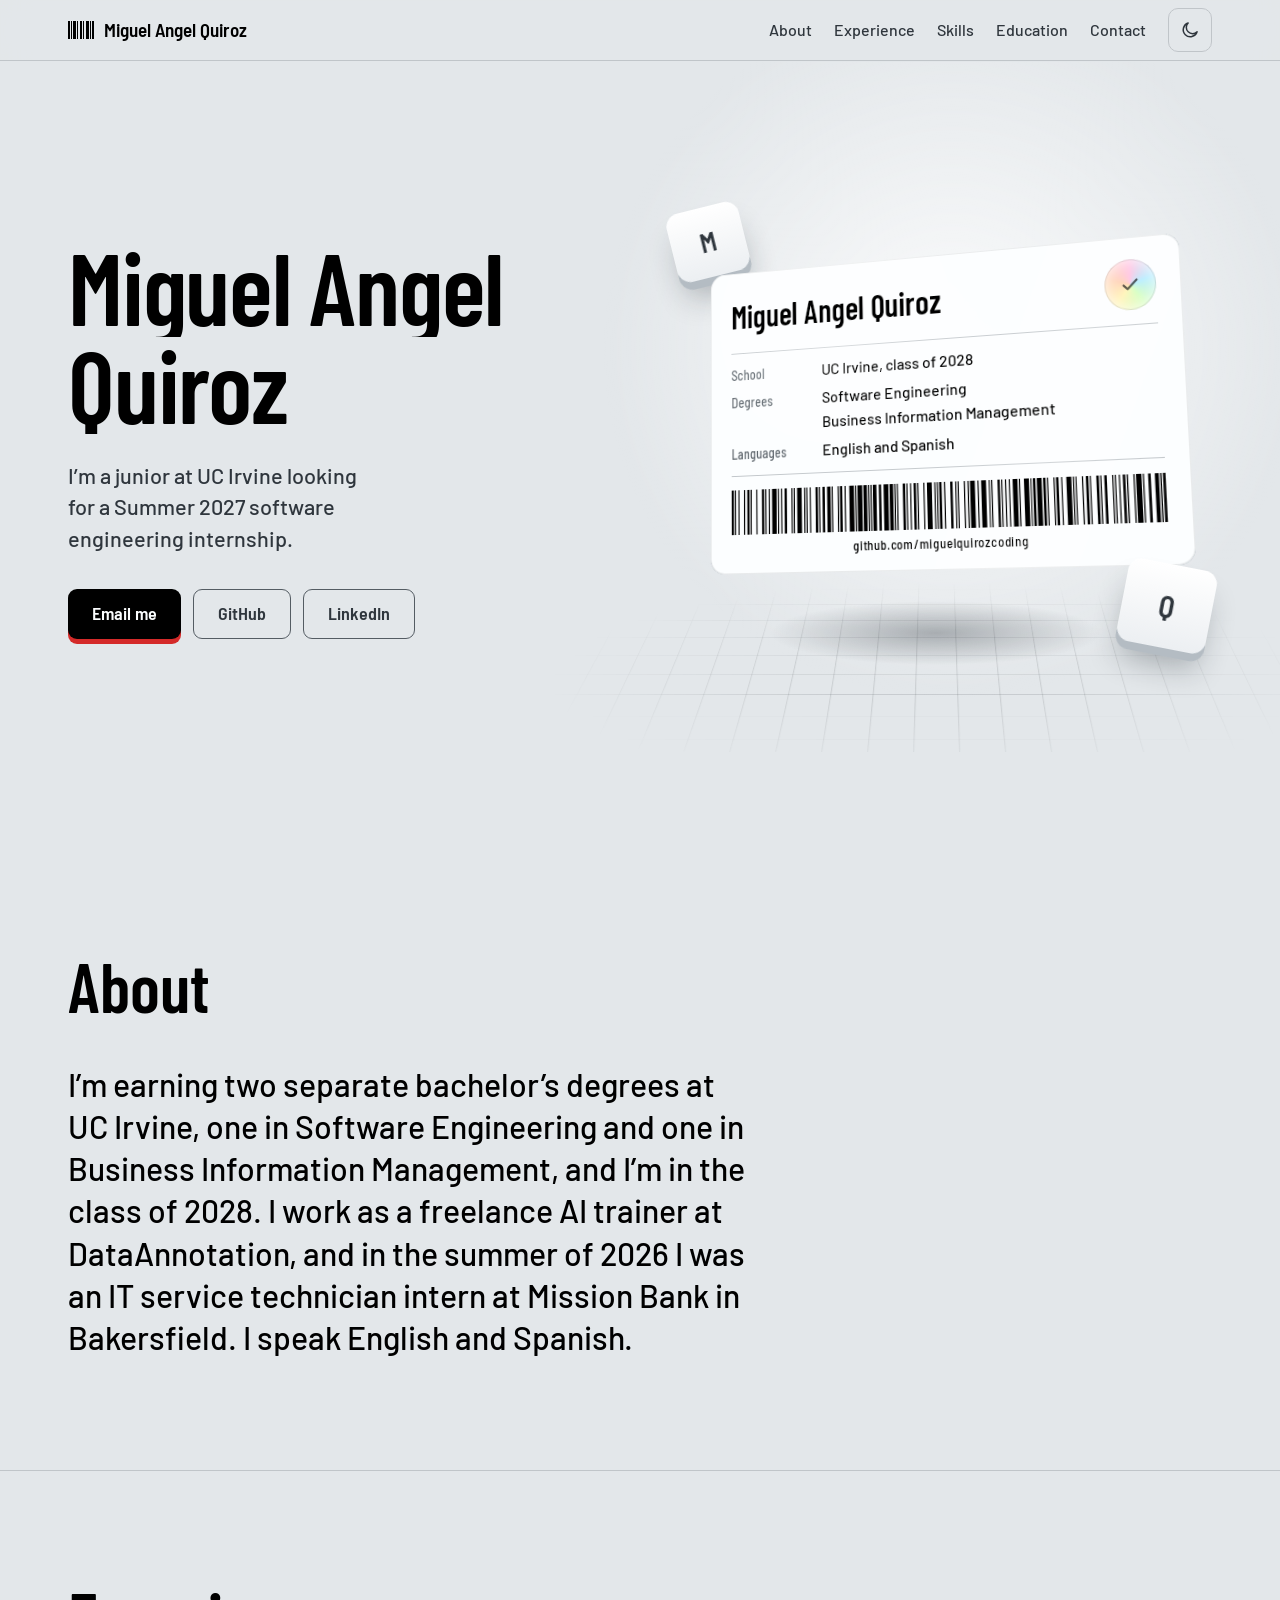
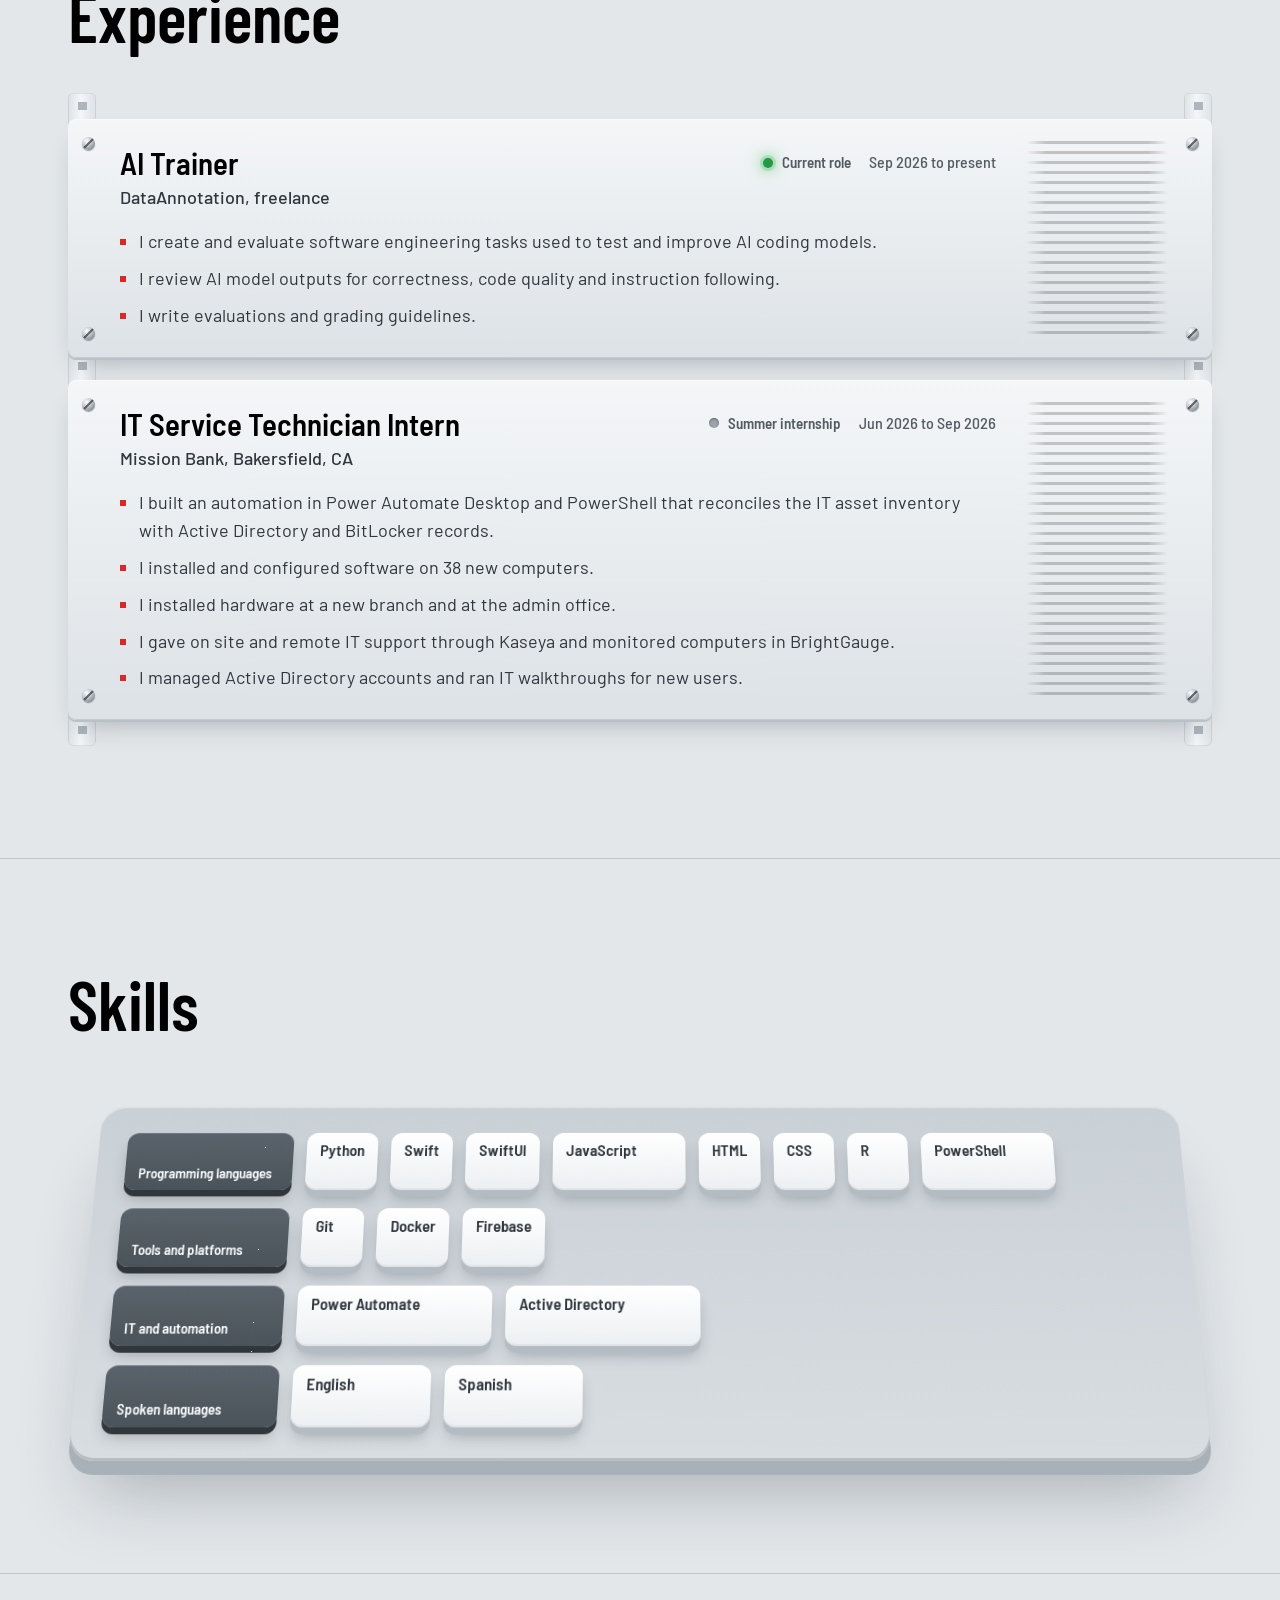
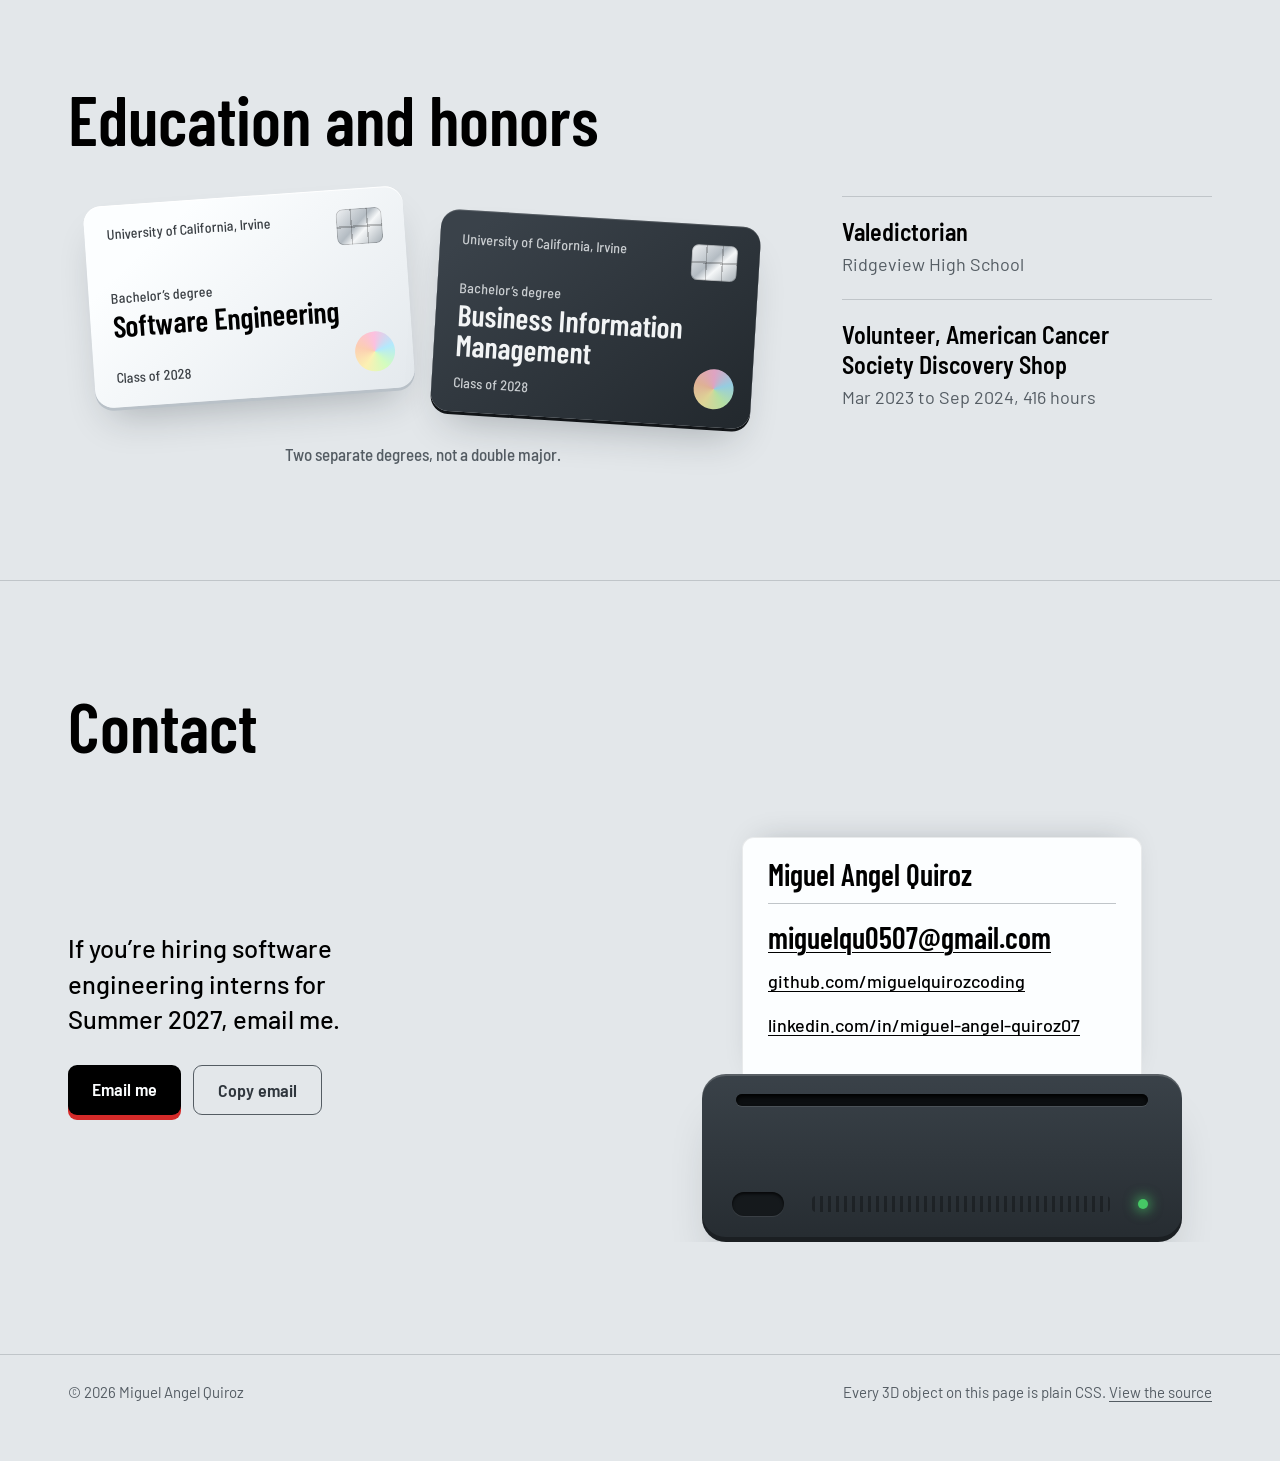
<file: index.html>
<!DOCTYPE html>
<html lang="en">
<head>
  <meta charset="utf-8">
  <meta name="viewport" content="width=device-width, initial-scale=1">
  <title>Miguel Angel Quiroz, software engineering student at UC Irvine</title>
  <meta name="description" content="I’m a junior at UC Irvine looking for a Summer 2027 software engineering internship. My experience, skills, education and contact details.">
  <link rel="canonical" href="https://miguelquirozcoding.github.io/">
  <meta name="theme-color" content="#E3E7EA">
  <meta name="color-scheme" content="light dark">

  <meta property="og:type" content="website">
  <meta property="og:site_name" content="Miguel Angel Quiroz">
  <meta property="og:url" content="https://miguelquirozcoding.github.io/">
  <meta property="og:title" content="Miguel Angel Quiroz">
  <meta property="og:description" content="I’m a junior at UC Irvine looking for a Summer 2027 software engineering internship.">
  <meta property="og:image" content="https://miguelquirozcoding.github.io/assets/og-image.png">
  <meta property="og:image:width" content="1200">
  <meta property="og:image:height" content="630">
  <meta property="og:image:alt" content="Miguel Angel Quiroz, a junior at UC Irvine looking for a Summer 2027 software engineering internship, next to an asset label with his school, degrees and a barcode.">
  <meta name="twitter:card" content="summary_large_image">

  <link rel="icon" href="favicon.svg" type="image/svg+xml">
  <link rel="icon" href="favicon-32.png" sizes="32x32" type="image/png">
  <link rel="apple-touch-icon" href="apple-touch-icon.png">
  <link rel="preload" href="assets/fonts/barlow-condensed-600.woff2" as="font" type="font/woff2" crossorigin>
  <link rel="preload" href="assets/fonts/barlow-500.woff2" as="font" type="font/woff2" crossorigin>
  <link rel="stylesheet" href="styles.css">

  <script>
    (function () {
      var d = document.documentElement;
      d.classList.add('js');
      try {
        var saved = localStorage.getItem('theme');
        if (saved === 'light' || saved === 'dark') d.setAttribute('data-theme', saved);
      } catch (e) {}
      var theme = d.getAttribute('data-theme');
      var dark = theme ? theme === 'dark' : window.matchMedia('(prefers-color-scheme: dark)').matches;
      document.querySelector('meta[name="theme-color"]').setAttribute('content', dark ? '#1C2126' : '#E3E7EA');
    })();
  </script>
  <script src="projects.js" defer></script>
  <script src="main.js" defer></script>

  <script type="application/ld+json">
    {
      "@context": "https://schema.org",
      "@type": "Person",
      "name": "Miguel Angel Quiroz",
      "url": "https://miguelquirozcoding.github.io/",
      "email": "mailto:miguelqu0507@gmail.com",
      "affiliation": { "@type": "CollegeOrUniversity", "name": "University of California, Irvine" },
      "knowsLanguage": ["English", "Spanish"],
      "sameAs": ["https://github.com/miguelquirozcoding", "https://www.linkedin.com/in/miguel-angel-quiroz07"]
    }
  </script>
</head>
<body>
  <a class="skip" href="#main">Skip to content</a>

  <header class="top">
    <div class="wrap">
      <a class="brand" href="#top">
        <svg viewBox="0 0 26 18" fill="currentColor" aria-hidden="true"><path d="M0 0h2v18H0zM3 0h1v18H3zM5 0h3v18H5zM9 0h1v18H9zM12 0h2v18h-2zM15 0h1v18h-1zM18 0h3v18h-3zM22 0h1v18h-1zM24 0h2v18h-2z"/></svg>
        Miguel Angel Quiroz
      </a>
      <div class="menu">
        <nav class="nav" id="site-nav" aria-label="Sections">
          <ul>
            <li><a href="#about">About</a></li>
            <li><a href="#experience">Experience</a></li>
            <li data-projects-link hidden><a href="#projects">Projects</a></li>
            <li><a href="#skills">Skills</a></li>
            <li><a href="#education">Education</a></li>
            <li><a href="#contact">Contact</a></li>
          </ul>
        </nav>
        <button class="menu-btn" type="button" aria-expanded="false" aria-controls="site-nav">Menu</button>
        <button class="icon-btn theme-btn" type="button" aria-label="Switch to dark mode">
          <svg class="i-moon" viewBox="0 0 24 24" fill="none" stroke="currentColor" stroke-width="1.8" stroke-linecap="round" stroke-linejoin="round" aria-hidden="true"><path d="M20.5 14.2A8.5 8.5 0 1 1 9.8 3.5a6.8 6.8 0 0 0 10.7 10.7z"/></svg>
          <svg class="i-sun" viewBox="0 0 24 24" fill="none" stroke="currentColor" stroke-width="1.8" stroke-linecap="round" aria-hidden="true"><circle cx="12" cy="12" r="4.2"/><path d="M12 2.5v2.2M12 19.3v2.2M2.5 12h2.2M19.3 12h2.2M5.3 5.3l1.6 1.6M17.1 17.1l1.6 1.6M5.3 18.7l1.6-1.6M17.1 6.9l1.6-1.6"/></svg>
        </button>
      </div>
    </div>
  </header>

  <main id="main">
    <section class="hero" aria-labelledby="name">
      <div class="wrap">
        <div class="intro">
          <h1 id="name" class="name"><span class="ln"><span>Miguel Angel</span></span> <span class="ln"><span>Quiroz</span></span></h1>
          <p class="lede">I’m a junior at UC&nbsp;Irvine looking for a Summer&nbsp;2027 software engineering internship.</p>
          <div class="actions">
            <a class="btn primary" href="mailto:miguelqu0507@gmail.com">Email me</a>
            <a class="btn ghost" href="https://github.com/miguelquirozcoding">GitHub</a>
            <a class="btn ghost" href="https://www.linkedin.com/in/miguel-angel-quiroz07">LinkedIn</a>
          </div>
        </div>

        <!-- The 3D asset label. Decorative, so screen readers skip it; the same facts are in the sections below. -->
        <div class="scene" aria-hidden="true">
          <div class="glow"></div>
          <div class="mat"></div>
          <div class="shadow"></div>
          <div class="cap cap-m">M</div>
          <div class="float">
            <div class="tilt">
              <div class="drop">
                <div class="slab"><i></i><i></i><i></i><i></i><i></i><i></i></div>
                <div class="label">
                  <div class="label-top print" style="--i:0">
                    <p class="label-name">Miguel Angel Quiroz</p>
                    <span class="holo"><svg viewBox="0 0 24 24" fill="none" stroke="currentColor" stroke-width="2.4" stroke-linecap="round" stroke-linejoin="round"><path d="M5 12.5l4.2 4.2L19 7"/></svg></span>
                  </div>
                  <dl>
                    <dt class="print" style="--i:1">School</dt>
                    <dd class="print" style="--i:1">UC&nbsp;Irvine, class of&nbsp;2028</dd>
                    <dt class="print" style="--i:2">Degrees</dt>
                    <dd class="print" style="--i:2">Software Engineering<br>Business Information Management</dd>
                    <dt class="print" style="--i:3">Languages</dt>
                    <dd class="print" style="--i:3">English and Spanish</dd>
                  </dl>
                  <!-- A real Code 128 barcode that encodes github.com/miguelquirozcoding -->
                  <a class="code print" style="--i:4" href="https://github.com/miguelquirozcoding" tabindex="-1">
                    <svg viewBox="0 0 354 40" preserveAspectRatio="none" fill="#000000"><path d="M0 0h2v40h-2zM3 0h1v40h-1zM6 0h1v40h-1zM11 0h1v40h-1zM14 0h2v40h-2zM17 0h1v40h-1zM22 0h1v40h-1zM27 0h2v40h-2zM30 0h1v40h-1zM33 0h1v40h-1zM36 0h4v40h-4zM41 0h1v40h-1zM44 0h1v40h-1zM47 0h2v40h-2zM53 0h1v40h-1zM55 0h1v40h-1zM58 0h4v40h-4zM64 0h1v40h-1zM66 0h1v40h-1zM69 0h1v40h-1zM74 0h2v40h-2zM77 0h1v40h-1zM80 0h2v40h-2zM84 0h3v40h-3zM88 0h1v40h-1zM93 0h1v40h-1zM95 0h2v40h-2zM99 0h1v40h-1zM103 0h4v40h-4zM108 0h1v40h-1zM110 0h4v40h-4zM115 0h3v40h-3zM119 0h1v40h-1zM121 0h1v40h-1zM123 0h3v40h-3zM128 0h2v40h-2zM132 0h4v40h-4zM137 0h3v40h-3zM141 0h1v40h-1zM143 0h1v40h-1zM148 0h2v40h-2zM151 0h1v40h-1zM154 0h1v40h-1zM157 0h2v40h-2zM160 0h1v40h-1zM165 0h1v40h-1zM168 0h4v40h-4zM174 0h1v40h-1zM176 0h1v40h-1zM178 0h2v40h-2zM182 0h1v40h-1zM187 0h2v40h-2zM191 0h1v40h-1zM193 0h1v40h-1zM198 0h1v40h-1zM201 0h1v40h-1zM203 0h4v40h-4zM209 0h1v40h-1zM212 0h4v40h-4zM218 0h1v40h-1zM220 0h1v40h-1zM225 0h2v40h-2zM228 0h1v40h-1zM231 0h1v40h-1zM234 0h1v40h-1zM237 0h4v40h-4zM242 0h1v40h-1zM246 0h4v40h-4zM251 0h1v40h-1zM253 0h2v40h-2zM256 0h4v40h-4zM261 0h2v40h-2zM264 0h1v40h-1zM269 0h1v40h-1zM271 0h2v40h-2zM275 0h1v40h-1zM279 0h4v40h-4zM284 0h1v40h-1zM286 0h1v40h-1zM291 0h1v40h-1zM294 0h2v40h-2zM297 0h1v40h-1zM302 0h2v40h-2zM305 0h1v40h-1zM308 0h2v40h-2zM314 0h1v40h-1zM316 0h1v40h-1zM319 0h1v40h-1zM322 0h2v40h-2zM325 0h1v40h-1zM330 0h1v40h-1zM332 0h4v40h-4zM337 0h1v40h-1zM341 0h2v40h-2zM346 0h3v40h-3zM350 0h1v40h-1zM352 0h2v40h-2z"/></svg>
                    <span class="laser"></span>
                    <span class="url">github.com/miguelquirozcoding</span>
                  </a>
                  <span class="sheen"></span>
                </div>
              </div>
            </div>
          </div>
          <div class="cap cap-q">Q</div>
        </div>
      </div>
    </section>

    <section id="about" class="sec" aria-labelledby="about-title">
      <div class="wrap">
        <div class="shw"><h2 id="about-title" class="sh">About</h2><span class="shl" aria-hidden="true"></span></div>
        <p class="about-p"><span class="read">I’m earning two separate bachelor’s degrees at UC&nbsp;Irvine, one in Software Engineering and one in Business Information Management, and I’m in the class of&nbsp;2028.</span> <span class="read">I work as a freelance AI trainer at DataAnnotation, and in the summer of&nbsp;2026 I was an IT service technician intern at Mission Bank in Bakersfield.</span> <span class="read">I speak English and Spanish.</span></p>
      </div>
    </section>

    <section id="experience" class="sec" aria-labelledby="experience-title">
      <div class="wrap">
        <div class="shw"><h2 id="experience-title" class="sh">Experience</h2><span class="shl" aria-hidden="true"></span></div>
        <div class="rack">
          <div class="uw">
            <article class="unit">
              <div class="ear" aria-hidden="true"><i></i><i></i></div>
              <div class="face">
                <div class="unit-top">
                  <h3>AI Trainer</h3>
                  <div class="unit-meta">
                    <p class="status"><span class="led on" aria-hidden="true"></span>Current role</p>
                    <p class="dates"><time datetime="2026-09">Sep&nbsp;2026</time> to present</p>
                  </div>
                </div>
                <p class="org">DataAnnotation, freelance</p>
                <ul class="bullets">
                  <li>I create and evaluate software engineering tasks used to test and improve AI coding models.</li>
                  <li>I review AI model outputs for correctness, code quality and instruction following.</li>
                  <li>I write evaluations and grading guidelines.</li>
                </ul>
              </div>
              <div class="vents" aria-hidden="true"></div>
              <div class="ear" aria-hidden="true"><i></i><i></i></div>
            </article>
          </div>
          <div class="uw">
            <article class="unit">
              <div class="ear" aria-hidden="true"><i></i><i></i></div>
              <div class="face">
                <div class="unit-top">
                  <h3>IT Service Technician Intern</h3>
                  <div class="unit-meta">
                    <p class="status"><span class="led" aria-hidden="true"></span>Summer internship</p>
                    <p class="dates"><time datetime="2026-06">Jun&nbsp;2026</time> to <time datetime="2026-09">Sep&nbsp;2026</time></p>
                  </div>
                </div>
                <p class="org">Mission Bank, Bakersfield, CA</p>
                <ul class="bullets">
                  <li>I built an automation in Power Automate Desktop and PowerShell that reconciles the IT asset inventory with Active Directory and BitLocker records.</li>
                  <li>I installed and configured software on 38&nbsp;new computers.</li>
                  <li>I installed hardware at a new branch and at the admin office.</li>
                  <li>I gave on site and remote IT support through Kaseya and monitored computers in BrightGauge.</li>
                  <li>I managed Active Directory accounts and ran IT walkthroughs for new users.</li>
                </ul>
              </div>
              <div class="vents" aria-hidden="true"></div>
              <div class="ear" aria-hidden="true"><i></i><i></i></div>
            </article>
          </div>
        </div>
      </div>
    </section>

    <!-- Projects stay hidden until projects.js has at least one project with published: true -->
    <section id="projects" class="sec" aria-labelledby="projects-title" hidden>
      <div class="wrap">
        <div class="shw"><h2 id="projects-title" class="sh">Projects</h2><span class="shl" aria-hidden="true"></span></div>
        <div class="projects" data-projects></div>
      </div>
    </section>

    <section id="skills" class="sec" aria-labelledby="skills-title">
      <div class="wrap">
        <div class="shw"><h2 id="skills-title" class="sh">Skills</h2><span class="shl" aria-hidden="true"></span></div>
        <div class="kbw">
          <div class="board">
            <dl class="kb">
              <div class="row">
                <dt style="--i:0"><span class="key mod">Programming languages</span></dt>
                <dd>
                  <ul>
                    <li style="--i:1"><span class="key">Python</span></li>
                    <li style="--i:2"><span class="key">Swift</span></li>
                    <li style="--i:3"><span class="key">SwiftUI</span></li>
                    <li style="--i:4"><span class="key w2">JavaScript</span></li>
                    <li style="--i:5"><span class="key">HTML</span></li>
                    <li style="--i:6"><span class="key">CSS</span></li>
                    <li style="--i:7"><span class="key">R</span></li>
                    <li style="--i:8"><span class="key w2">PowerShell</span></li>
                  </ul>
                </dd>
              </div>
              <div class="row">
                <dt style="--i:9"><span class="key mod">Tools and platforms</span></dt>
                <dd>
                  <ul>
                    <li style="--i:10"><span class="key">Git</span></li>
                    <li style="--i:11"><span class="key">Docker</span></li>
                    <li style="--i:12"><span class="key">Firebase</span></li>
                  </ul>
                </dd>
              </div>
              <div class="row">
                <dt style="--i:13"><span class="key mod">IT and automation</span></dt>
                <dd>
                  <ul>
                    <li style="--i:14"><span class="key w3">Power Automate</span></li>
                    <li style="--i:15"><span class="key w3">Active Directory</span></li>
                  </ul>
                </dd>
              </div>
              <div class="row">
                <dt style="--i:16"><span class="key mod">Spoken languages</span></dt>
                <dd>
                  <ul>
                    <li style="--i:17"><span class="key w2">English</span></li>
                    <li style="--i:18"><span class="key w2">Spanish</span></li>
                  </ul>
                </dd>
              </div>
            </dl>
          </div>
        </div>
      </div>
    </section>

    <section id="education" class="sec" aria-labelledby="education-title">
      <div class="wrap">
        <div class="shw"><h2 id="education-title" class="sh">Education and&nbsp;honors</h2><span class="shl" aria-hidden="true"></span></div>
        <div class="edu">
          <div class="edu-cards">
            <div class="cards">
              <div class="cw">
                <article class="card one">
                  <div class="card-top"><p class="k">University of California, Irvine</p><span class="chip" aria-hidden="true"></span></div>
                  <div><p class="k">Bachelor’s degree</p><h3 class="deg">Software Engineering</h3></div>
                  <p class="k">Class of&nbsp;2028</p>
                  <span class="foil" aria-hidden="true"></span>
                </article>
              </div>
              <div class="cw">
                <article class="card two">
                  <div class="card-top"><p class="k">University of California, Irvine</p><span class="chip" aria-hidden="true"></span></div>
                  <div><p class="k">Bachelor’s degree</p><h3 class="deg">Business Information Management</h3></div>
                  <p class="k">Class of&nbsp;2028</p>
                  <span class="foil" aria-hidden="true"></span>
                </article>
              </div>
            </div>
            <p class="note">Two separate degrees, not a double major.</p>
          </div>
          <div class="honors">
            <article class="honor">
              <h3>Valedictorian</h3>
              <p>Ridgeview High School</p>
            </article>
            <article class="honor">
              <h3>Volunteer, American Cancer Society Discovery Shop</h3>
              <p><time datetime="2023-03">Mar&nbsp;2023</time> to <time datetime="2024-09">Sep&nbsp;2024</time>, 416&nbsp;hours</p>
            </article>
          </div>
        </div>
      </div>
    </section>

    <section id="contact" class="sec" aria-labelledby="contact-title">
      <div class="wrap">
        <div class="shw"><h2 id="contact-title" class="sh">Contact</h2><span class="shl" aria-hidden="true"></span></div>
        <div class="contact">
          <div class="contact-copy">
            <p>If you’re hiring software engineering interns for Summer&nbsp;2027, email&nbsp;me.</p>
            <div class="contact-actions">
              <a class="btn primary" href="mailto:miguelqu0507@gmail.com">Email me</a>
              <button class="btn ghost" type="button" data-copy-email><span data-label aria-live="polite">Copy email</span></button>
            </div>
          </div>
          <div class="pw">
            <div class="printout">
              <p class="po-name">Miguel Angel Quiroz</p>
              <ul class="po-list">
                <li><a class="po-email" href="mailto:miguelqu0507@gmail.com">miguelqu0507@gmail.com</a></li>
                <li><a href="https://github.com/miguelquirozcoding">github.com/miguelquirozcoding</a></li>
                <li><a href="https://www.linkedin.com/in/miguel-angel-quiroz07"><span>linkedin.com/in/<wbr><span class="nobr">miguel-angel-quiroz07</span></span></a></li>
              </ul>
            </div>
            <div class="printer" aria-hidden="true"><span class="p-grille"></span><span class="p-led"></span></div>
          </div>
        </div>
      </div>
    </section>
  </main>

  <footer class="foot">
    <div class="wrap">
      <p>© <span data-year>2026</span> Miguel Angel Quiroz</p>
      <p>Every 3D object on this page is plain CSS. <a href="https://github.com/miguelquirozcoding/miguelquirozcoding.github.io">View the source</a></p>
    </div>
  </footer>
</body>
</html>
</file>
<file: styles.css>
/*
  Miguel Angel Quiroz, portfolio styles.
  Plain CSS with no build step. Every color comes from the theme tokens in section 2,
  so changing a token changes it everywhere.

  1. Fonts            9.  Projects
  2. Theme tokens     10. Skills keyboard
  3. Base             11. Education cards
  4. Header           12. Contact printer
  5. Hero             13. Footer and 404 page
  6. The 3D label     14. Scroll animations
  7. Sections         15. Keyframes
  8. Experience rack  16. Phones, reduced motion and print
*/

/* 1. Fonts: Barlow by Jeremy Tribby, self hosted under the SIL Open Font License (assets/fonts/OFL.txt) */
@font-face{font-family:"Barlow";font-style:normal;font-weight:400;font-display:swap;src:url("assets/fonts/barlow-400.woff2") format("woff2")}
@font-face{font-family:"Barlow";font-style:normal;font-weight:500;font-display:swap;src:url("assets/fonts/barlow-500.woff2") format("woff2")}
@font-face{font-family:"Barlow Semi Condensed";font-style:normal;font-weight:500;font-display:swap;src:url("assets/fonts/barlow-semi-condensed-500.woff2") format("woff2")}
@font-face{font-family:"Barlow Semi Condensed";font-style:normal;font-weight:600;font-display:swap;src:url("assets/fonts/barlow-semi-condensed-600.woff2") format("woff2")}
@font-face{font-family:"Barlow Condensed";font-style:normal;font-weight:600;font-display:swap;src:url("assets/fonts/barlow-condensed-600.woff2") format("woff2")}

@property --holo{syntax:"<angle>";inherits:false;initial-value:0deg}

/* 2. Theme tokens. Light is the default; dark applies when the visitor's system is dark or they pick it. */
:root{
  color-scheme:light;
  --bg:#E3E7EA;--bg2:#D8DDE1;--text:#2F363D;--muted:#545C63;--heading:#000000;--rule:#C0C5C9;
  --laser:#D42A29;--led:#229944;--ledOff:#9AA3AB;
  --metalA:#F4F6F8;--metalB:#DDE2E6;--metalEdge:#B9C1C8;--hole:#AEB6BD;
  --labelEdge:#C3CAD0;--labelEdgeDark:#9AA3AB;
  --keyA:#FFFFFF;--keyB:#ECEFF2;--keySide:#B4BCC3;--keyText:#2F363D;
  --modA:#5A636B;--modB:#4B535A;--modSide:#30363B;--modText:#FCFEFF;
  --case:#C9D0D6;--caseEdge:#A9B1B8;
  --glow:rgba(255,255,255,.85);--shadow:rgba(24,32,40,.30);--grid:rgba(47,54,61,.16);
  --btn:#000000;--btnText:#FCFEFF;--headerBg:rgba(227,231,234,.82);
  --printerA:#3A4249;--printerB:#262C31;--vent:rgba(0,0,0,.2);
  --sans:"Barlow",system-ui,-apple-system,"Segoe UI",Roboto,sans-serif;
  --semi:"Barlow Semi Condensed","Barlow",system-ui,sans-serif;
  --cond:"Barlow Condensed","Arial Narrow",system-ui,sans-serif;
  --spring:cubic-bezier(.2,.8,.2,1);
}
:root[data-theme="dark"]{
  color-scheme:dark;
  --bg:#1C2126;--bg2:#161A1E;--text:#E3E7EA;--muted:#A8AFB5;--heading:#F2F4F5;--rule:#3B4146;
  --laser:#F36358;--led:#46C865;--ledOff:#4A5157;
  --metalA:#2C3339;--metalB:#242A2F;--metalEdge:#121518;--hole:#14181B;
  --labelEdge:#9AA3AB;--labelEdgeDark:#6B747C;
  --keyA:#3B434A;--keyB:#333A40;--keySide:#1C2024;--keyText:#E3E7EA;
  --modA:#E3E7EA;--modB:#D3D9DE;--modSide:#8F989F;--modText:#1C2126;
  --case:#2A3036;--caseEdge:#111417;
  --glow:rgba(150,172,196,.26);--shadow:rgba(0,0,0,.62);--grid:rgba(227,231,234,.09);
  --btn:#F2F4F5;--btnText:#000000;--headerBg:rgba(28,33,38,.78);
  --printerA:#444C53;--printerB:#2E353A;--vent:rgba(0,0,0,.55);
}
@media (prefers-color-scheme:dark){
  :root:not([data-theme="light"]){
    color-scheme:dark;
    --bg:#1C2126;--bg2:#161A1E;--text:#E3E7EA;--muted:#A8AFB5;--heading:#F2F4F5;--rule:#3B4146;
    --laser:#F36358;--led:#46C865;--ledOff:#4A5157;
    --metalA:#2C3339;--metalB:#242A2F;--metalEdge:#121518;--hole:#14181B;
    --labelEdge:#9AA3AB;--labelEdgeDark:#6B747C;
    --keyA:#3B434A;--keyB:#333A40;--keySide:#1C2024;--keyText:#E3E7EA;
    --modA:#E3E7EA;--modB:#D3D9DE;--modSide:#8F989F;--modText:#1C2126;
    --case:#2A3036;--caseEdge:#111417;
    --glow:rgba(150,172,196,.26);--shadow:rgba(0,0,0,.62);--grid:rgba(227,231,234,.09);
    --btn:#F2F4F5;--btnText:#000000;--headerBg:rgba(28,33,38,.78);
    --printerA:#444C53;--printerB:#2E353A;--vent:rgba(0,0,0,.55);
  }
}

/* 3. Base */
*,*::before,*::after{box-sizing:border-box}
html{-webkit-text-size-adjust:100%;text-size-adjust:100%;scroll-behavior:smooth;scroll-padding-top:76px;background:var(--bg)}
body{margin:0;background:var(--bg);color:var(--text);font-family:var(--sans);font-size:18px;line-height:1.55;-webkit-font-smoothing:antialiased;transition:background-color .4s ease,color .4s ease}
svg{display:block}
a{color:inherit;text-underline-offset:3px;text-decoration-thickness:1px}
a:hover{text-decoration-thickness:2px}
:focus-visible{outline:3px solid var(--laser);outline-offset:3px;border-radius:6px}
::selection{background:var(--laser);color:#FFFFFF}
p,li{text-wrap:pretty}
h1,h2,h3{text-wrap:balance}
[hidden]{display:none !important}
.nobr{white-space:nowrap}
main{overflow-x:clip}
.wrap{max-width:1240px;margin:0 auto;padding:0 48px}
.skip{position:absolute;left:16px;top:-80px;z-index:50;padding:10px 16px;border-radius:8px;background:var(--btn);color:var(--btnText);font-weight:500;text-decoration:none}
.skip:focus{top:16px}

/* 4. Header */
.top{position:sticky;top:0;z-index:30;background:var(--headerBg);-webkit-backdrop-filter:blur(14px) saturate(1.3);backdrop-filter:blur(14px) saturate(1.3);border-bottom:1px solid var(--rule)}
.top .wrap{display:flex;align-items:center;justify-content:space-between;flex-wrap:wrap;gap:4px 28px;padding-top:8px;padding-bottom:8px}
.brand{display:inline-flex;align-items:center;gap:10px;min-height:44px;font-family:var(--semi);font-weight:600;font-size:19px;color:var(--heading);text-decoration:none}
.brand svg{width:26px;height:18px}
.menu{display:flex;align-items:center;flex-wrap:wrap;gap:4px 22px}
.nav ul{margin:0;padding:0;list-style:none;display:flex;flex-wrap:wrap;gap:0 22px}
.nav a{position:relative;display:inline-flex;align-items:center;min-height:44px;font-weight:500;font-size:16px;text-decoration:none}
.nav a::after{content:"";position:absolute;left:0;right:0;bottom:9px;height:2px;background:var(--laser);transform:scaleX(0);transform-origin:left center;transition:transform .25s ease}
.nav a:hover::after{transform:scaleX(1)}
.menu-btn{display:none;align-items:center;min-height:44px;padding:0 14px;border:1px solid var(--rule);border-radius:10px;background:transparent;color:var(--text);font-family:var(--semi);font-weight:600;font-size:16px;cursor:pointer}
.icon-btn{width:44px;height:44px;display:grid;place-items:center;padding:0;border:1px solid var(--rule);border-radius:10px;background:transparent;color:var(--text);cursor:pointer;transition:transform .3s var(--spring)}
.icon-btn:hover{transform:rotate(-18deg)}
.icon-btn svg{width:20px;height:20px}
.theme-btn .i-sun{display:none}
:root[data-theme="dark"] .theme-btn .i-sun{display:block}
:root[data-theme="dark"] .theme-btn .i-moon{display:none}
@media (prefers-color-scheme:dark){
  :root:not([data-theme="light"]) .theme-btn .i-sun{display:block}
  :root:not([data-theme="light"]) .theme-btn .i-moon{display:none}
}

/* 5. Hero */
.hero{position:relative;overflow:hidden}
.hero .wrap{display:grid;grid-template-columns:repeat(auto-fit,minmax(min(470px,100%),1fr));align-items:center;gap:8px 40px;min-height:780px;padding-top:40px;padding-bottom:64px}
.intro{position:relative;z-index:2}
.name{margin:0;font-family:var(--cond);font-weight:600;font-size:clamp(64px,8vw,124px);line-height:.9;letter-spacing:-.012em;color:var(--heading)}
.name .ln{display:block;overflow:hidden;padding-bottom:.05em}
.name .ln span{display:inline-block;animation:rise .95s cubic-bezier(.2,.9,.2,1) .05s both}
.name .ln + .ln span{animation-delay:.17s}
.lede{margin:26px 0 0;max-width:31ch;font-size:clamp(20px,1.7vw,24px);line-height:1.45;font-weight:500;animation:fadeUp .8s ease-out .5s both}
.actions{display:flex;flex-wrap:wrap;gap:12px;margin-top:34px;animation:fadeUp .8s ease-out .65s both}
.btn{display:inline-flex;align-items:center;justify-content:center;min-height:50px;padding:0 24px;border-radius:9px;font-family:var(--semi);font-weight:600;font-size:18px;text-decoration:none;cursor:pointer;transition:transform .15s ease,box-shadow .15s ease}
.btn.primary{border:0;background:var(--btn);color:var(--btnText);box-shadow:0 5px 0 var(--laser)}
.btn.primary:hover{transform:translateY(3px);box-shadow:0 2px 0 var(--laser)}
.btn.primary:active{transform:translateY(5px);box-shadow:0 0 0 var(--laser)}
.btn.ghost{border:1px solid var(--muted);background:transparent;color:var(--text)}
.btn.ghost:hover{transform:translateY(-2px);box-shadow:0 10px 22px -8px var(--shadow)}

/* 6. The 3D label. main.js sets --rx, --ry, --mx, --my, --px and --py from the pointer. */
.scene{position:relative;height:580px;perspective:1300px;perspective-origin:50% 36%;touch-action:pan-y}
.glow{position:absolute;inset:-15% -25%;background:radial-gradient(circle at calc(52% + var(--px,0) * 12%) calc(38% + var(--py,0) * 10%),var(--glow),transparent 55%);pointer-events:none}
.mat{position:absolute;left:-35%;right:-35%;bottom:-4%;height:80%;transform-origin:50% 100%;transform:rotateX(76deg);background-image:linear-gradient(var(--grid) 1px,transparent 1px),linear-gradient(90deg,var(--grid) 1px,transparent 1px);background-size:46px 46px;background-position:center;-webkit-mask-image:radial-gradient(ellipse 46% 52% at 50% 62%,#000 35%,transparent 100%);mask-image:radial-gradient(ellipse 46% 52% at 50% 62%,#000 35%,transparent 100%);pointer-events:none}
.shadow{position:absolute;left:20%;right:20%;bottom:64px;height:64px;border-radius:50%;background:radial-gradient(closest-side,var(--shadow),transparent);transform:translateX(calc(var(--px,0) * -40px));transition:transform .5s var(--spring);animation:shadowBreath 6s ease-in-out infinite;pointer-events:none}
.float{position:absolute;left:50%;top:45%;width:min(500px,90%);translate:-50% -50%;transform-style:preserve-3d;animation:bob 6s ease-in-out infinite}
.tilt{transform-style:preserve-3d;transform:rotateX(var(--rx,8deg)) rotateY(var(--ry,-17deg)) rotateZ(-1.5deg);transition:transform .55s var(--spring)}
.drop{position:relative;transform-style:preserve-3d;animation:dropIn 1.1s cubic-bezier(.2,1.15,.3,1) .2s both}
.slab{position:absolute;inset:0;transform-style:preserve-3d;pointer-events:none}
.slab i{position:absolute;inset:0;border-radius:16px;background:var(--labelEdge)}
.slab i:nth-child(1){transform:translateZ(-2px)}
.slab i:nth-child(2){transform:translateZ(-4px)}
.slab i:nth-child(3){transform:translateZ(-6px)}
.slab i:nth-child(4){transform:translateZ(-8px)}
.slab i:nth-child(5){transform:translateZ(-10px)}
.slab i:nth-child(6){transform:translateZ(-12px);background:var(--labelEdgeDark)}
.label{position:relative;transform:translateZ(1px);border-radius:16px;background:#FCFEFF;color:#000000;padding:22px 24px 16px;display:flex;flex-direction:column;gap:14px;overflow:hidden;box-shadow:inset 0 0 0 1px rgba(0,0,0,.08)}
.sheen{position:absolute;inset:0;pointer-events:none;background:radial-gradient(circle at var(--mx,28%) var(--my,18%),rgba(255,255,255,.95),rgba(255,255,255,0) 45%),linear-gradient(112deg,rgba(255,255,255,0) 35%,rgba(255,255,255,.6) 47%,rgba(255,255,255,0) 58%);background-size:100% 100%,260% 100%;background-position:0 0,var(--mx,28%) 0;mix-blend-mode:soft-light}
.label-top{display:flex;align-items:center;justify-content:space-between;gap:14px}
.label-name{margin:0;font-family:var(--cond);font-weight:600;font-size:34px;line-height:1}
.holo{flex:none;width:50px;height:50px;border-radius:50%;display:grid;place-items:center;background:conic-gradient(from var(--holo),#ffb8dc,#a9e9ff,#cfffb6,#fff1a8,#ffc8a6,#ffb8dc);box-shadow:inset 0 0 0 1px rgba(0,0,0,.14),inset 0 0 14px rgba(255,255,255,.8);animation:holoSpin 7s linear infinite,verify .7s cubic-bezier(.2,1.4,.3,1) 3.4s 1 both}
.holo svg{width:22px;height:22px;color:#000000;opacity:.75}
.label dl{margin:0;padding:10px 0;border-top:1px solid #C0C5C9;border-bottom:1px solid #C0C5C9;display:grid;grid-template-columns:88px minmax(0,1fr);gap:4px 14px}
.label dt{font-family:var(--semi);font-weight:500;font-size:14px;line-height:1.8;color:#545C63}
.label dd{margin:0;font-weight:500;font-size:16px;line-height:1.55}
.print{animation:printIn .5s steps(6,end) calc(1.25s + var(--i,0) * .1s) both}
.code{position:relative;display:block;color:#000000;text-decoration:none}
.code svg{width:100%;height:46px}
.code .url{display:block;margin-top:4px;text-align:center;font-family:var(--semi);font-weight:500;font-size:13px;letter-spacing:.06em}
.laser{position:absolute;left:-14px;right:-14px;top:0;height:2px;border-radius:2px;background:var(--laser);box-shadow:0 0 10px 2px var(--laser),0 0 30px 8px rgba(212,42,41,.35);opacity:0;animation:sweep 1.4s cubic-bezier(.45,0,.2,1) 2.05s 1 both;pointer-events:none}
.scene:hover .laser{animation-name:sweepAgain;animation-delay:.1s}
.cap{position:absolute;display:grid;place-items:center;border-radius:14px;background:linear-gradient(180deg,var(--keyA),var(--keyB));color:var(--keyText);font-family:var(--semi);font-weight:600;box-shadow:0 8px 0 var(--keySide),0 22px 30px -6px var(--shadow),inset 0 1px 0 rgba(255,255,255,.55);transition:transform .6s var(--spring);pointer-events:none}
.cap-m{left:2%;top:10%;width:74px;height:70px;font-size:26px;rotate:-14deg;transform:translate3d(calc(var(--px,0) * -28px),calc(var(--py,0) * -20px),0);animation:capIn .7s cubic-bezier(.2,1.3,.3,1) .7s both,capFloat 7s ease-in-out 1.4s infinite}
.cap-q{right:0;bottom:14%;width:90px;height:84px;font-size:30px;rotate:11deg;transform:translate3d(calc(var(--px,0) * 36px),calc(var(--py,0) * 26px),0);animation:capIn .7s cubic-bezier(.2,1.3,.3,1) .9s both,capFloat 8s ease-in-out 1.6s infinite}
.scene.is-offscreen,.scene.is-offscreen *{animation-play-state:paused !important}

/* 7. Sections */
.sec{position:relative;padding:112px 0}
.sec + .sec{border-top:1px solid var(--rule)}
.shw{position:relative;display:inline-block;margin:0 0 44px}
.sh{margin:0;font-family:var(--cond);font-weight:600;font-size:clamp(48px,5.4vw,80px);line-height:.95;color:var(--heading)}
.shl{position:absolute;left:-14px;right:-14px;top:0;height:2px;background:var(--laser);box-shadow:0 0 10px 2px var(--laser);opacity:0;pointer-events:none}
.about-p{margin:0;max-width:38ch;font-size:clamp(26px,2.5vw,36px);line-height:1.32;font-weight:500;color:var(--heading)}

/* 8. Experience rack */
.rack{position:relative;display:flex;flex-direction:column;gap:22px;padding:26px 0}
.rack::before,.rack::after{content:"";position:absolute;top:0;bottom:0;width:28px;border-radius:5px;background:repeating-linear-gradient(180deg,transparent 0 9px,var(--hole) 9px 17px,transparent 17px 26px) 50% 0/9px 100% no-repeat,linear-gradient(90deg,var(--metalB),var(--metalA) 45%,var(--metalB));box-shadow:inset 0 0 0 1px rgba(0,0,0,.08);pointer-events:none}
.rack::before{left:0}
.rack::after{right:0}
.uw{position:relative;z-index:1;perspective:1400px}
.unit{position:relative;display:grid;grid-template-columns:40px minmax(0,1fr) 150px 40px;border-radius:8px;background:linear-gradient(180deg,var(--metalA),var(--metalB));box-shadow:inset 0 1px 0 rgba(255,255,255,.45),inset 0 -1px 0 rgba(0,0,0,.1),0 2px 0 var(--metalEdge),0 14px 26px -12px var(--shadow);transition:transform .4s var(--spring),box-shadow .4s ease}
.unit:hover{transform:translateZ(28px);box-shadow:inset 0 1px 0 rgba(255,255,255,.45),inset 0 -1px 0 rgba(0,0,0,.1),0 2px 0 var(--metalEdge),0 34px 50px -14px var(--shadow)}
.ear{display:flex;flex-direction:column;justify-content:space-between;align-items:center;padding:18px 0}
.ear i{display:block;width:13px;height:13px;border-radius:50%;background:linear-gradient(135deg,transparent 44%,rgba(0,0,0,.5) 44% 56%,transparent 56%),radial-gradient(circle at 35% 30%,#FFFFFF,#A9B1B8 55%,#626A71);box-shadow:0 1px 1px rgba(0,0,0,.35)}
.face{padding:26px 26px 28px 12px}
.unit-top{display:flex;flex-wrap:wrap;justify-content:space-between;align-items:center;gap:6px 24px}
.unit h3{margin:0;font-family:var(--semi);font-weight:600;font-size:clamp(24px,2.4vw,32px);line-height:1.15;color:var(--heading)}
.unit-meta{display:flex;flex-wrap:wrap;align-items:center;gap:4px 18px}
.status{margin:0;display:inline-flex;align-items:center;gap:9px;font-family:var(--semi);font-weight:600;font-size:15px;color:var(--muted)}
.led{display:block;width:10px;height:10px;border-radius:50%;background:var(--ledOff);box-shadow:inset 0 1px 2px rgba(0,0,0,.4)}
.led.on{background:var(--led);box-shadow:0 0 0 3px rgba(34,153,68,.18),0 0 14px 3px rgba(70,200,101,.55);animation:blink 2.6s ease-in-out infinite}
.dates{margin:0;font-family:var(--semi);font-weight:500;font-size:16px;color:var(--muted);font-variant-numeric:tabular-nums}
.org{margin:4px 0 0;font-weight:500}
.bullets{margin:16px 0 0;padding:0;list-style:none;display:grid;gap:9px}
.bullets li{display:flex;gap:13px}
.bullets li::before{content:"";flex:none;width:6px;height:6px;margin-top:11px;background:var(--laser)}
.vents{margin:22px 4px;border-radius:5px;background:repeating-linear-gradient(180deg,var(--vent) 0 3px,transparent 3px 10px);-webkit-mask-image:linear-gradient(90deg,transparent,#000 14%,#000 86%,transparent);mask-image:linear-gradient(90deg,transparent,#000 14%,#000 86%,transparent)}

/* 9. Projects. Cards are printed labels, so they stay white in both themes. */
.projects{display:grid;grid-template-columns:repeat(auto-fill,minmax(min(360px,100%),1fr));gap:28px}
.project{display:flex;flex-direction:column;gap:14px;padding:24px 24px 22px;border-radius:16px;background:#FCFEFF;color:#000000;box-shadow:inset 0 0 0 1px rgba(0,0,0,.08),0 4px 0 var(--labelEdge),0 22px 40px -18px var(--shadow);transition:transform .4s var(--spring)}
.project:hover{transform:translateY(-4px) rotate(-.4deg)}
.project img{width:100%;height:auto;border-radius:10px;box-shadow:inset 0 0 0 1px rgba(0,0,0,.08)}
.project h3{margin:0;font-family:var(--cond);font-weight:600;font-size:32px;line-height:1}
.project p{margin:0}
.project .built{margin:0;padding:0;list-style:none;display:grid;gap:6px}
.project .built li{display:flex;gap:12px}
.project .built li::before{content:"";flex:none;width:6px;height:6px;margin-top:11px;background:#D42A29}
.project .tech{margin:0;padding:0;list-style:none;display:flex;flex-wrap:wrap;gap:10px}
.project .tech li{padding:4px 10px;border-radius:7px;background:linear-gradient(180deg,#FFFFFF,#ECEFF2);box-shadow:0 3px 0 #B4BCC3,inset 0 1px 0 #FFFFFF;font-family:var(--semi);font-weight:600;font-size:15px;color:#2F363D}
.project .links{display:flex;flex-wrap:wrap;gap:10px;margin-top:4px}
.project .links a{display:inline-flex;align-items:center;min-height:44px;padding:0 16px;border-radius:8px;font-family:var(--semi);font-weight:600;font-size:16px;text-decoration:none}
.project .links .p-code{background:#000000;color:#FCFEFF}
.project .links .p-demo{border:1px solid #545C63;color:#000000}

/* 10. Skills keyboard */
.kbw{perspective:1600px}
.board{position:relative;padding:30px 30px 34px;border-radius:26px;background:linear-gradient(180deg,var(--case),var(--bg2));box-shadow:inset 0 2px 0 rgba(255,255,255,.35),inset 0 -3px 0 rgba(0,0,0,.14),0 14px 0 var(--caseEdge),0 50px 70px -26px var(--shadow);transform:rotateX(16deg);transform-origin:50% 100%}
.kb{margin:0;display:grid;gap:20px}
.kb .row{display:flex;flex-wrap:wrap;align-items:flex-start;gap:14px}
.kb dt{flex:none}
.kb dd{margin:0;flex:1 1 300px;min-width:0}
.kb ul{margin:0;padding:0;list-style:none;display:flex;flex-wrap:wrap;gap:14px}
.key{display:flex;align-items:flex-start;min-width:64px;height:64px;padding:10px 14px;border-radius:12px;background:linear-gradient(180deg,var(--keyA),var(--keyB));color:var(--keyText);font-family:var(--semi);font-weight:600;font-size:17px;line-height:1.15;box-shadow:0 7px 0 var(--keySide),0 12px 16px -4px var(--shadow),inset 0 1px 0 rgba(255,255,255,.6),inset 0 -2px 0 rgba(0,0,0,.05);transition:transform .09s ease-out,box-shadow .09s ease-out;-webkit-user-select:none;user-select:none}
.key:hover,.key:active{transform:translateY(5px);box-shadow:0 2px 0 var(--keySide),0 4px 8px -3px var(--shadow),inset 0 1px 0 rgba(255,255,255,.6),inset 0 -2px 0 rgba(0,0,0,.05)}
.key.mod{width:176px;align-items:flex-end;background:linear-gradient(180deg,var(--modA),var(--modB));color:var(--modText);font-size:15px;box-shadow:0 7px 0 var(--modSide),0 12px 16px -4px var(--shadow),inset 0 1px 0 rgba(255,255,255,.18)}
.key.mod:hover,.key.mod:active{box-shadow:0 2px 0 var(--modSide),0 4px 8px -3px var(--shadow),inset 0 1px 0 rgba(255,255,255,.18)}
.key.w2{min-width:140px}
.key.w3{min-width:200px}

/* 11. Education cards */
.edu{display:flex;flex-wrap:wrap;gap:40px 64px;align-items:flex-start}
.edu-cards{flex:1 1 680px;min-width:0}
.cards{display:flex;flex-wrap:wrap;justify-content:center;gap:28px}
.cw{perspective:1200px;width:min(320px,100%)}
.card{position:relative;width:100%;aspect-ratio:1.586;border-radius:18px;padding:20px 22px;display:flex;flex-direction:column;justify-content:space-between;overflow:hidden;transition:transform .5s var(--spring),box-shadow .5s ease}
.card.one{background:linear-gradient(140deg,#FCFEFF 20%,#E4E9ED);color:#000000;box-shadow:inset 0 1px 0 #FFFFFF,0 3px 0 #B9C1C8,0 22px 40px -16px var(--shadow);transform:rotate(-4deg)}
.card.two{background:linear-gradient(140deg,#3A424A 10%,#22282D);color:#F2F4F5;box-shadow:inset 0 1px 0 rgba(255,255,255,.14),0 3px 0 #121518,0 22px 40px -16px var(--shadow);transform:rotate(3.5deg) translateY(22px)}
.card:hover{transform:translateY(-8px) rotateX(10deg) rotateY(-6deg)}
.card-top{display:flex;justify-content:space-between;align-items:flex-start;gap:12px}
.card .k{margin:0;font-family:var(--semi);font-weight:500;font-size:14px;line-height:1.3}
.card.one .k{color:#3A3F44}
.card.two .k{color:#C9CDD0}
.card .deg{margin:2px 0 0;font-family:var(--cond);font-weight:600;font-size:30px;line-height:1.02}
.chip{flex:none;width:46px;height:36px;border-radius:7px;background:linear-gradient(90deg,transparent 31%,rgba(0,0,0,.22) 31% 34%,transparent 34% 66%,rgba(0,0,0,.22) 66% 69%,transparent 69%),linear-gradient(180deg,transparent 47%,rgba(0,0,0,.22) 47% 53%,transparent 53%),linear-gradient(135deg,#F1F3F5,#B3BBC2 45%,#F5F7F8 60%,#A4ADB4);box-shadow:inset 0 0 0 1px rgba(0,0,0,.2)}
.foil{position:absolute;right:18px;bottom:18px;width:40px;height:40px;border-radius:50%;background:conic-gradient(from var(--holo),#ffb8dc,#a9e9ff,#cfffb6,#fff1a8,#ffc8a6,#ffb8dc);opacity:.85;animation:holoSpin 9s linear infinite}
.note{margin:44px 0 0;text-align:center;font-family:var(--semi);font-weight:500;font-size:17px;color:var(--muted)}
.honors{flex:1 1 340px;min-width:0}
.honor{padding:20px 0;border-top:1px solid var(--rule)}
.honor h3{margin:0;font-family:var(--semi);font-weight:600;font-size:24px;line-height:1.25;color:var(--heading)}
.honor p{margin:4px 0 0;color:var(--muted)}

/* 12. Contact printer */
.contact{display:grid;grid-template-columns:repeat(auto-fit,minmax(min(460px,100%),1fr));gap:24px 64px;align-items:center}
.contact-copy p{margin:0;max-width:28ch;font-size:clamp(22px,2vw,28px);line-height:1.4;font-weight:500;color:var(--heading)}
.contact-actions{display:flex;flex-wrap:wrap;gap:12px;margin-top:28px}
.pw{position:relative;height:440px;overflow:hidden;display:flex;align-items:flex-end;justify-content:center}
.printout{position:absolute;left:50%;bottom:150px;width:min(400px,86%);translate:-50% 0;z-index:1;border-radius:12px 12px 0 0;background:#FCFEFF;color:#000000;padding:22px 26px 44px;box-shadow:inset 0 0 0 1px rgba(0,0,0,.08),0 -10px 30px -18px var(--shadow)}
.po-name{margin:0;font-family:var(--cond);font-weight:600;font-size:30px;line-height:1}
.po-list{margin:14px 0 0;padding:10px 0 0;border-top:1px solid #C0C5C9;list-style:none}
.po-list a{display:inline-flex;align-items:center;min-height:44px;font-weight:500;color:#000000;overflow-wrap:anywhere}
.po-list .po-email{font-family:var(--cond);font-weight:600;font-size:clamp(24px,2.4vw,30px)}
.printer{position:relative;z-index:2;width:min(480px,100%);height:168px;border-radius:24px;background:linear-gradient(180deg,var(--printerA),var(--printerB));box-shadow:inset 0 2px 0 rgba(255,255,255,.16),inset 0 -5px 0 rgba(0,0,0,.3),0 34px 50px -22px var(--shadow)}
.printer::before{content:"";position:absolute;left:7%;right:7%;top:20px;height:12px;border-radius:6px;background:#0C0F11;box-shadow:inset 0 3px 4px rgba(0,0,0,.9),0 1px 0 rgba(255,255,255,.1)}
.printer::after{content:"";position:absolute;left:30px;bottom:26px;width:52px;height:24px;border-radius:12px;background:#15191C;box-shadow:inset 0 2px 3px rgba(0,0,0,.7),0 1px 0 rgba(255,255,255,.08)}
.p-grille{position:absolute;left:110px;right:72px;bottom:30px;height:16px;border-radius:4px;background:repeating-linear-gradient(90deg,rgba(0,0,0,.45) 0 3px,transparent 3px 8px);opacity:.7}
.p-led{position:absolute;right:34px;bottom:33px;width:10px;height:10px;border-radius:50%;background:#46C865;box-shadow:0 0 12px 3px rgba(70,200,101,.6);animation:blink 2.6s ease-in-out infinite}

/* 13. Footer and 404 page */
.foot{border-top:1px solid var(--rule)}
.foot .wrap{display:flex;flex-wrap:wrap;justify-content:space-between;gap:8px 24px;padding-top:26px;padding-bottom:56px;font-size:15px;color:var(--muted)}
.foot p{margin:0}
.nf{min-height:calc(100vh - 62px);display:grid;align-items:center;padding:64px 0}
.nf-label{max-width:560px;border-radius:16px;background:#FCFEFF;color:#000000;padding:28px 30px 30px;box-shadow:inset 0 0 0 1px rgba(0,0,0,.08),0 6px 0 var(--labelEdge),0 30px 60px -24px var(--shadow);rotate:-1.5deg}
.nf-status{margin:0 0 14px;display:inline-flex;align-items:center;gap:9px;font-family:var(--semi);font-weight:600;font-size:15px;color:#545C63}
.nf-status .led{background:#D42A29;box-shadow:0 0 10px 2px rgba(212,42,41,.45)}
.nf h1{margin:0;font-family:var(--cond);font-weight:600;font-size:clamp(48px,7vw,72px);line-height:.95}
.nf p{margin:14px 0 0}
.nf .btn{margin-top:26px;background:#000000;color:#FCFEFF;box-shadow:0 5px 0 #D42A29}

/* 14. Scroll animations. Browsers without scroll timelines show everything in its final state. */
@supports (animation-timeline: view()){
  .shw{view-timeline-name:--sh}
  .sh{animation:scanText linear both;animation-timeline:--sh;animation-range:entry 30% cover 42%}
  .shl{animation:scanLine linear both;animation-timeline:--sh;animation-range:entry 30% cover 42%}
  .read{animation:readIn linear both;animation-timeline:view();animation-range:cover 18% cover 42%}
  .uw{animation:insert linear both;animation-timeline:view();animation-range:entry 0% cover 30%}
  .kbw{view-timeline-name:--kb}
  .kb li,.kb dt{animation:keyDrop linear both;animation-timeline:--kb;animation-range:entry calc(15% + var(--i,0) * 2.6%) entry calc(55% + var(--i,0) * 2.6%)}
  .cw{animation:deal linear both;animation-timeline:view();animation-range:entry 5% cover 35%}
  .printout{animation:printOut linear both;animation-timeline:view();animation-range:entry 40% cover 55%}
}

/* 15. Keyframes */
@keyframes rise{from{transform:translateY(108%)}to{transform:none}}
@keyframes fadeUp{from{opacity:0;transform:translateY(16px)}to{opacity:1;transform:none}}
@keyframes bob{0%,100%{transform:translateY(-7px)}50%{transform:translateY(9px)}}
@keyframes shadowBreath{0%,100%{opacity:.78;scale:.93}50%{opacity:1;scale:1.04}}
@keyframes dropIn{0%{opacity:0;transform:translate3d(0,-150px,-260px) rotateX(62deg) rotateZ(-9deg)}60%{opacity:1}100%{opacity:1;transform:none}}
@keyframes printIn{from{clip-path:inset(0 0 100% 0)}to{clip-path:inset(-40px -40px -40px -40px)}}
@keyframes sweep{0%{top:0;opacity:0}10%{opacity:1}88%{opacity:1}100%{top:46px;opacity:0}}
@keyframes sweepAgain{0%{top:0;opacity:0}10%{opacity:1}88%{opacity:1}100%{top:46px;opacity:0}}
@keyframes holoSpin{to{--holo:360deg}}
@keyframes verify{0%{scale:1}45%{scale:1.22;box-shadow:inset 0 0 0 1px rgba(0,0,0,.14),inset 0 0 14px rgba(255,255,255,.8),0 0 0 8px rgba(34,153,68,.28)}100%{scale:1}}
@keyframes capIn{from{opacity:0;scale:.6}to{opacity:1;scale:1}}
@keyframes capFloat{0%,100%{translate:0 -6px}50%{translate:0 10px}}
@keyframes blink{0%,100%{opacity:1}50%{opacity:.5}}
@keyframes sway{0%,100%{transform:rotateX(8deg) rotateY(-20deg) rotateZ(-1.5deg)}50%{transform:rotateX(4deg) rotateY(-6deg) rotateZ(-1deg)}}
@keyframes scanText{from{clip-path:inset(0 0 100% 0)}to{clip-path:inset(0 0 0 0)}}
@keyframes scanLine{0%{top:0;opacity:1}92%{opacity:1}100%{top:100%;opacity:0}}
@keyframes readIn{from{color:var(--muted)}to{color:var(--heading)}}
@keyframes insert{from{opacity:0;transform:translateX(16%) rotateY(-14deg)}to{opacity:1;transform:none}}
@keyframes keyDrop{from{opacity:0;transform:translateY(-34px) scale(1.06)}to{opacity:1;transform:none}}
@keyframes deal{from{opacity:0;transform:translateY(70px) rotateX(42deg)}to{opacity:1;transform:none}}
@keyframes printOut{from{transform:translateY(78%)}to{transform:none}}

/* 16. Phones, touch screens, reduced motion and print */
@media (hover:none){.tilt{animation:sway 9s ease-in-out infinite}}

@media (max-width:720px){
  .wrap{padding:0 18px}
  .js .nav{display:none;position:absolute;left:0;right:0;top:100%;background:var(--bg);border-bottom:1px solid var(--rule);box-shadow:0 22px 30px -22px var(--shadow)}
  .js .top.menu-open .nav{display:block}
  .js .nav ul{flex-direction:column;gap:0;padding:6px 18px 14px}
  .js .nav a{width:100%;min-height:48px;font-size:18px}
  .js .nav a::after{bottom:10px;right:auto;width:40px}
  .js .menu-btn{display:inline-flex}
  .hero .wrap{min-height:0;padding-top:28px;padding-bottom:40px}
  .scene{height:400px;perspective:1100px}
  .float{width:min(340px,94%);top:47%}
  .label{padding:16px 16px 12px;gap:10px;border-radius:14px}
  .slab i{border-radius:14px}
  .label-name{font-size:26px}
  .holo{width:40px;height:40px}
  .holo svg{width:18px;height:18px}
  .label dl{grid-template-columns:72px minmax(0,1fr);gap:2px 10px;padding:8px 0}
  .label dt{font-size:12px}
  .label dd{font-size:14px}
  .code svg{height:36px}
  .code .url{font-size:12px}
  @keyframes sweep{0%{top:0;opacity:0}10%{opacity:1}88%{opacity:1}100%{top:36px;opacity:0}}
  .cap-m{left:-1%;top:0;width:54px;height:51px;font-size:19px;box-shadow:0 6px 0 var(--keySide),0 16px 22px -6px var(--shadow),inset 0 1px 0 rgba(255,255,255,.55)}
  .cap-q{right:-1%;bottom:2%;width:62px;height:58px;font-size:22px;box-shadow:0 6px 0 var(--keySide),0 16px 22px -6px var(--shadow),inset 0 1px 0 rgba(255,255,255,.55)}
  .sec{padding:80px 0}
  .shw{margin-bottom:32px}
  .rack::before,.rack::after{width:18px}
  .unit{grid-template-columns:26px minmax(0,1fr) 26px}
  .vents{display:none}
  .face{padding:20px 14px 22px 6px}
  .board{transform:none;padding:20px 18px 26px}
  .key.mod{width:100%;height:auto;min-height:44px}
  .pw{height:400px}
}

@media (prefers-reduced-motion:reduce){
  html{scroll-behavior:auto}
  *,*::before,*::after{animation:none !important;transition:none !important}
  .laser,.shl{display:none}
}

@media print{
  :root,:root[data-theme="dark"]{color-scheme:light;--bg:#FFFFFF;--text:#000000;--muted:#333333;--heading:#000000;--rule:#BBBBBB;--metalA:#FFFFFF;--metalB:#FFFFFF;--case:#FFFFFF;--bg2:#FFFFFF}
  *,*::before,*::after{animation:none !important;transition:none !important}
  .top,.skip,.scene,.contact-actions,.printer,.shl,.vents,.ear,.rack::before,.rack::after{display:none !important}
  .hero .wrap{display:block;min-height:0;padding:0 0 12px}
  .sec{padding:20px 0;break-inside:avoid}
  .unit{display:block;box-shadow:none;border:1px solid #BBBBBB;margin-bottom:12px}
  .board{transform:none;box-shadow:none;padding:0}
  .key,.card,.project{box-shadow:none !important;border:1px solid #BBBBBB;transform:none !important}
  .pw{height:auto;overflow:visible;display:block}
  .printout{position:static;translate:none;width:auto;box-shadow:none;padding:0}
}
</file>
